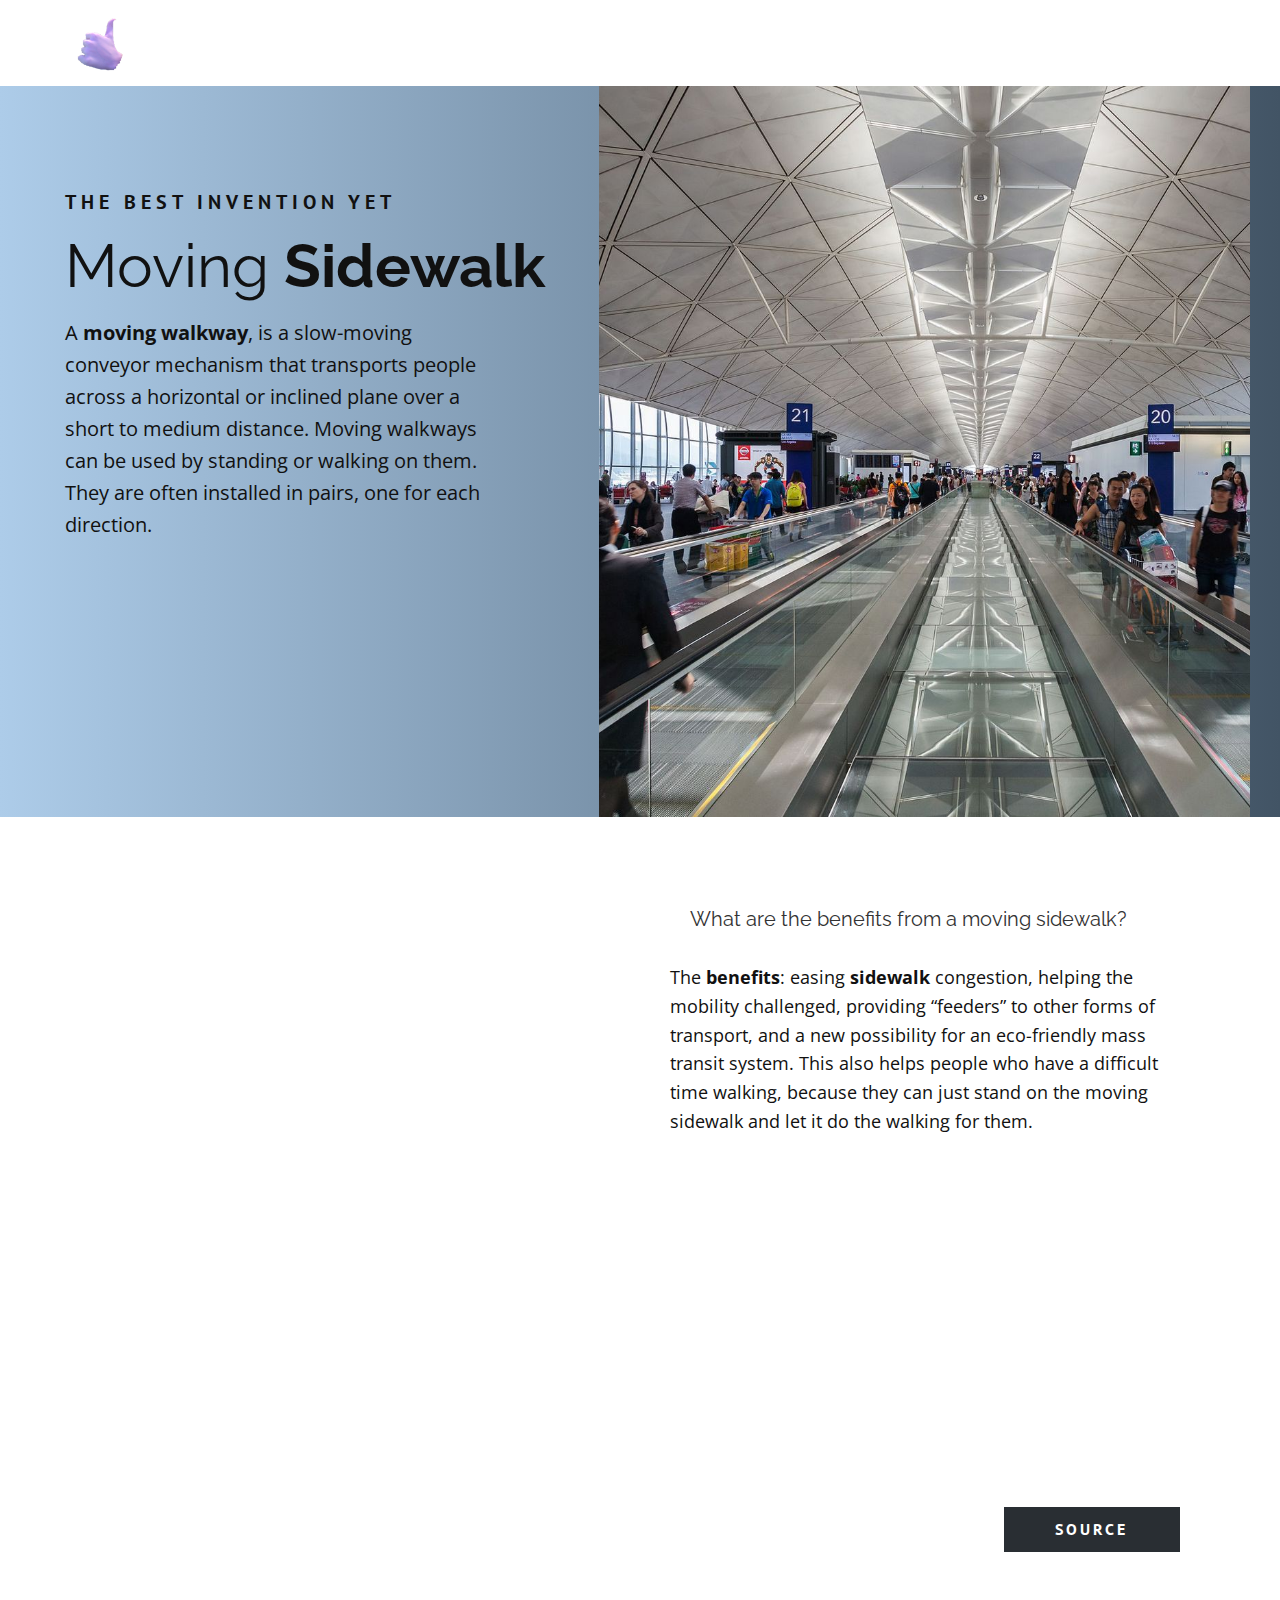
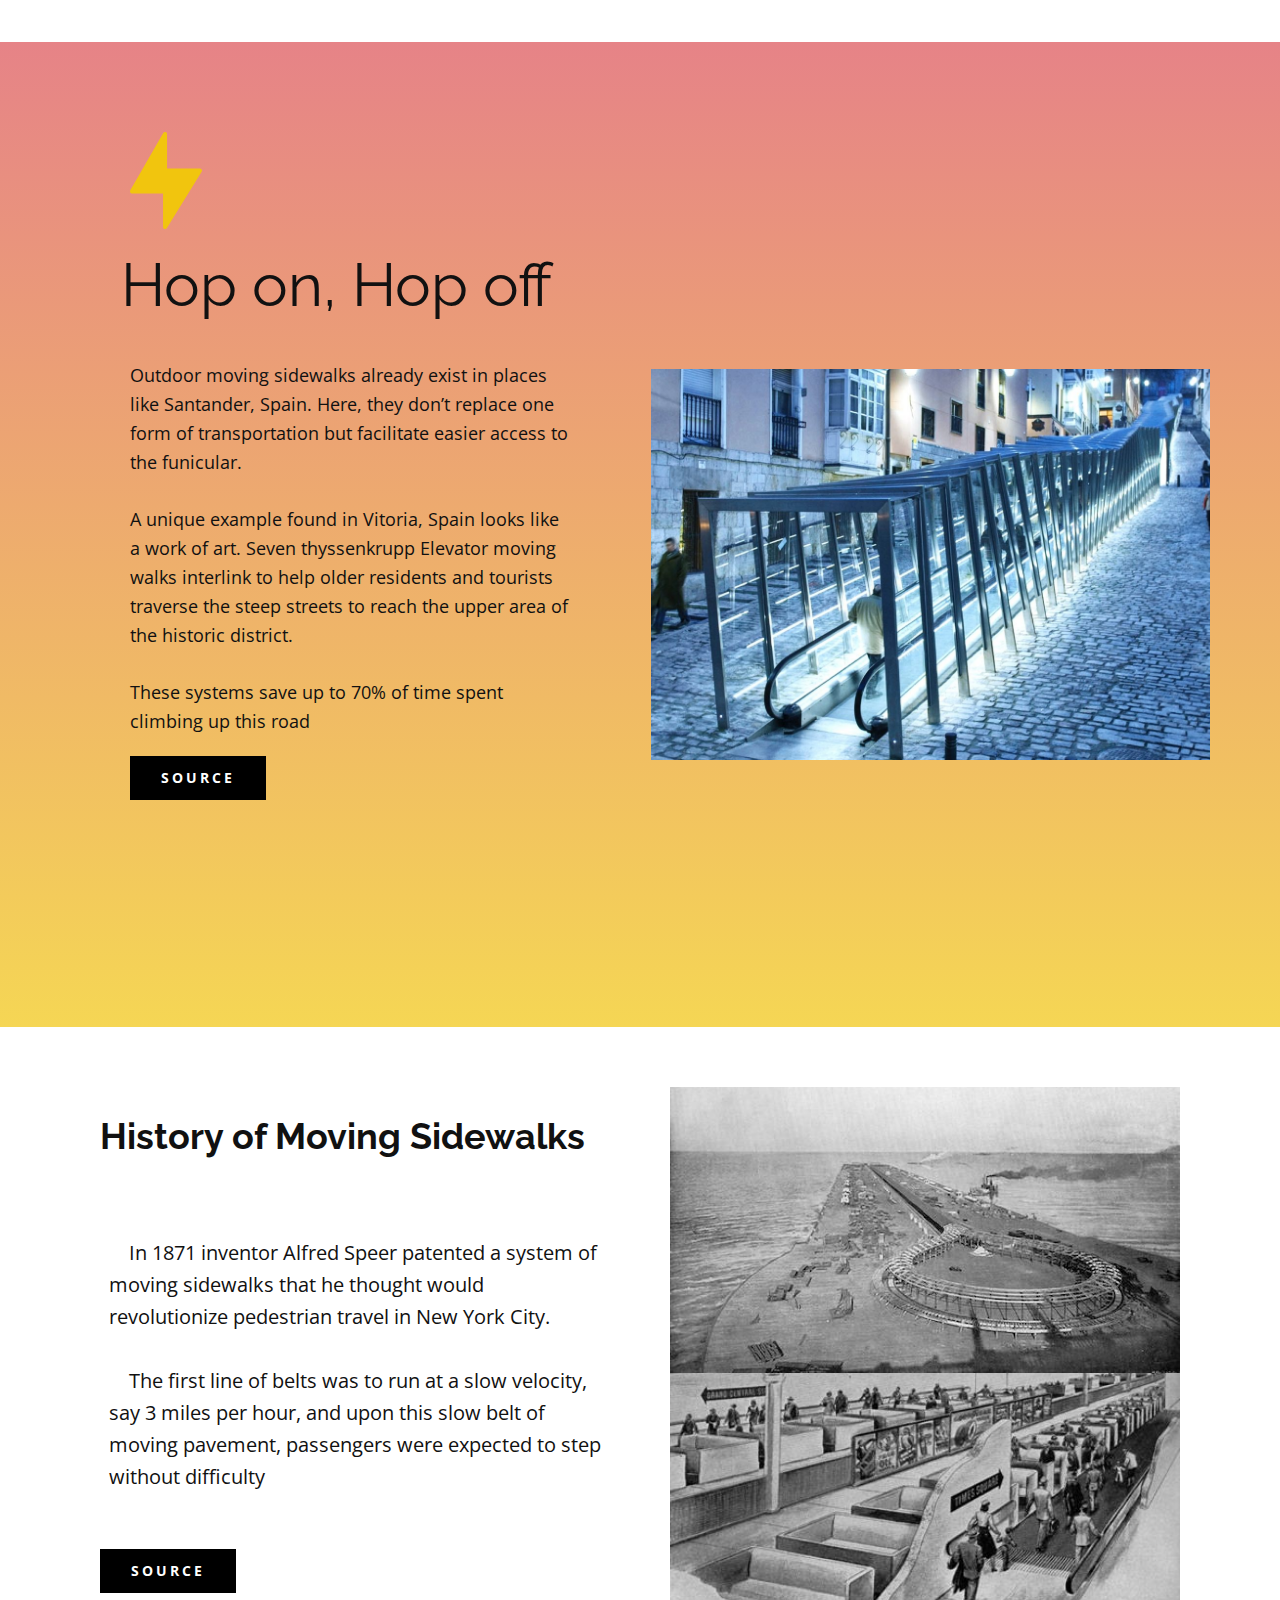
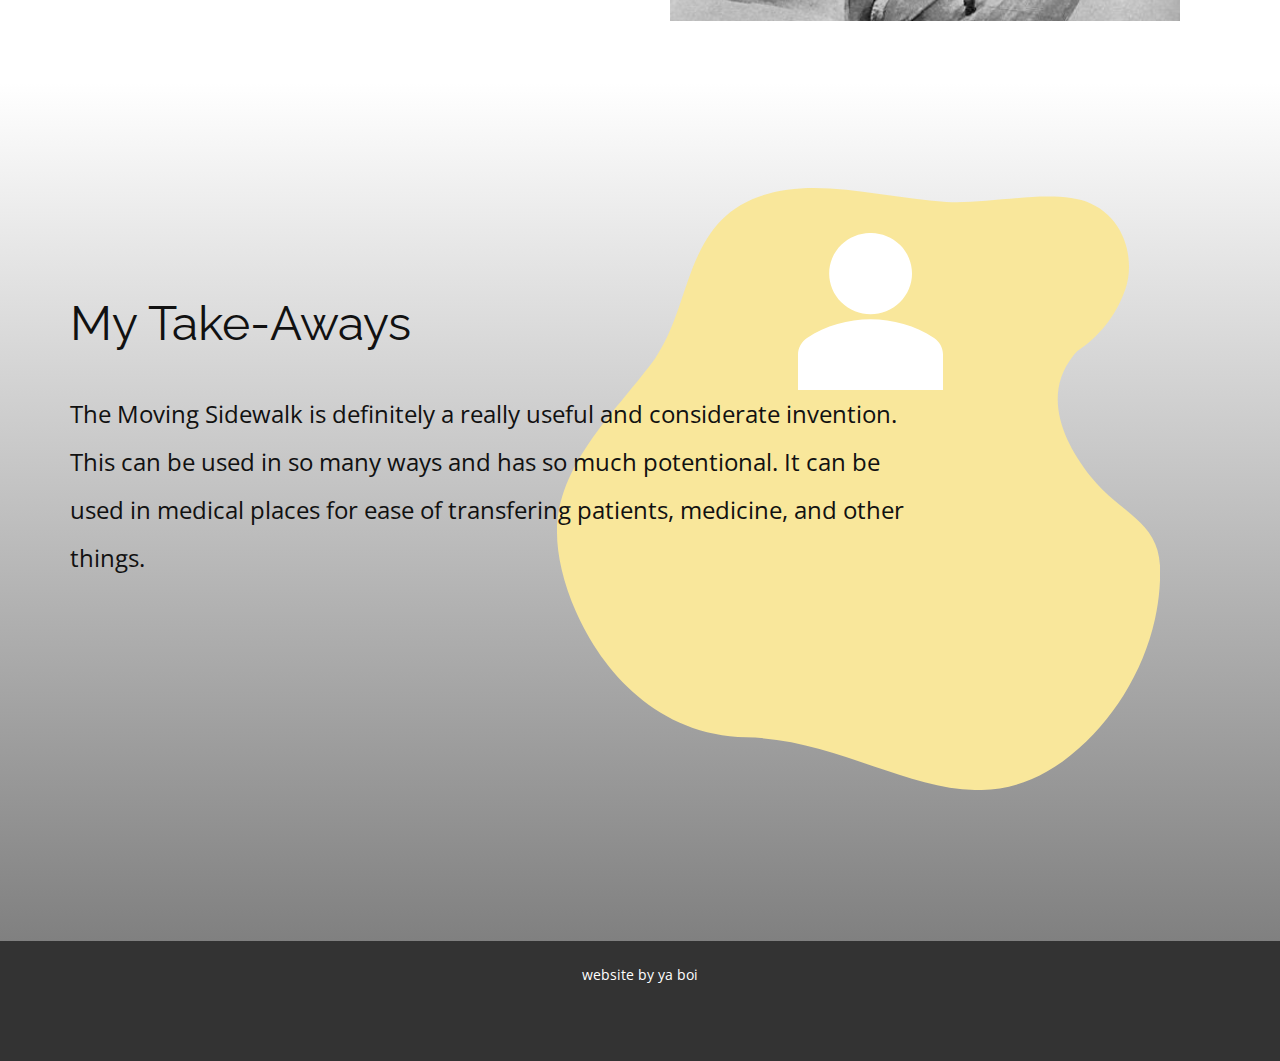
<file: index.html>
<!DOCTYPE html>
<html style="font-size: 16px;">
  <head>
    <meta name="viewport" content="width=device-width, initial-scale=1.0">
    <meta charset="utf-8">
    <meta name="keywords" content="Learn Everyday, Join online courses today, Train Your Brain Today!, Learn to enjoyevery minute of your life., Online Learning, Innovations in Online Learning, Education and Learning, 01, 02, 03, 04, Contact Us">
    <meta name="description" content="">
    <meta name="page_type" content="np-template-header-footer-from-plugin">
    <title>Home</title>
    <link rel="stylesheet" href="nicepage.css" media="screen">
<link rel="stylesheet" href="Home.css" media="screen">
    <script class="u-script" type="text/javascript" src="jquery.js" defer=""></script>
    <script class="u-script" type="text/javascript" src="nicepage.js" defer=""></script>
    <meta name="generator" content="Nicepage 3.7.2, nicepage.com">
    <link id="u-theme-google-font" rel="stylesheet" href="https://fonts.googleapis.com/css?family=Raleway:100,100i,200,200i,300,300i,400,400i,500,500i,600,600i,700,700i,800,800i,900,900i|Open+Sans:300,300i,400,400i,600,600i,700,700i,800,800i">
    <link id="u-page-google-font" rel="stylesheet" href="https://fonts.googleapis.com/css?family=PT+Sans:400,400i,700,700i|Raleway:100,100i,200,200i,300,300i,400,400i,500,500i,600,600i,700,700i,800,800i,900,900i">






    <script type="application/ld+json">{
		"@context": "http://schema.org",
		"@type": "Organization",
		"name": "",
		"url": "index.html",
		"logo": "images/thumnsupo.png"
}</script>
    <meta property="og:title" content="Home">
    <meta property="og:type" content="website">
    <meta name="theme-color" content="#478ac9">
    <link rel="canonical" href="index.html">
    <meta property="og:url" content="index.html">
  </head>
  <body data-home-page="Home.html" data-home-page-title="Home" class="u-body"><header class="u-clearfix u-header u-header" id="sec-85c8"><div class="u-clearfix u-sheet u-sheet-1">
        <a href="https://nicepage.com" class="u-image u-logo u-image-1">
          <img src="images/thumnsupo.png" class="u-logo-image u-logo-image-1" data-image-width="64">
        </a>
      </div></header>
    <section class="u-clearfix u-gradient u-valign-middle-md u-valign-middle-sm u-valign-middle-xs u-section-1" id="sec-832e">
      <div class="u-clearfix u-sheet u-sheet-1">
        <div class="u-clearfix u-layout-wrap u-layout-wrap-1">
          <div class="u-gutter-0 u-layout">
            <div class="u-layout-row">
              <div class="u-align-left u-container-style u-layout-cell u-shape-rectangle u-size-28 u-layout-cell-1">
                <div class="u-container-layout u-container-layout-1">
                  <h5 class="u-custom-font u-font-pt-sans u-text u-text-1">THE best invention yet</h5>
                  <h1 class="u-text u-text-2">Moving <b>Sidewalk</b>
                  </h1>
                  <p class="u-text u-text-3">
                    <span style="font-style: normal;">A <b>moving walkway</b>, is a slow-moving conveyor mechanism that transports people across a
horizontal or inclined plane over a short to medium distance. Moving walkways can be used by standing or walking on them. They are often installed in pairs, one for each direction.&nbsp;
                    </span>
                  </p>
                </div>
              </div>
              <div class="u-align-right u-container-style u-image u-layout-cell u-size-32 u-image-1">
                <div class="u-container-layout u-valign-bottom u-container-layout-2"></div>
              </div>
            </div>
          </div>
        </div>
      </div>
    </section>
    <section class="u-clearfix u-section-2" id="carousel_607d">
      <div class="u-clearfix u-sheet u-valign-middle-lg u-valign-middle-md u-valign-middle-xl u-sheet-1">
        <div class="u-clearfix u-expanded-width u-layout-wrap u-layout-wrap-1">
          <div class="u-layout">
            <div class="u-layout-row">
              <div class="u-container-style u-layout-cell u-left-cell u-size-30 u-layout-cell-1">
                <div class="u-container-layout u-container-layout-1">
                  <div class="u-expanded-width u-video u-video-contain u-video-1">
                    <div class="embed-responsive embed-responsive-1">
                      <iframe style="position: absolute;top: 0;left: 0;width: 100%;height: 100%;" class="embed-responsive-item" src="https://www.youtube.com/embed/l2tmmIQm5x8?mute=0&amp;showinfo=0&amp;controls=0&amp;start=0" frameborder="0" allowfullscreen=""></iframe>
                    </div>
                  </div>
                </div>
              </div>
              <div class="u-container-style u-layout-cell u-right-cell u-size-30 u-layout-cell-2">
                <div class="u-container-layout u-valign-bottom u-container-layout-2">
                  <h4 class="u-text u-text-grey-80 u-text-1">What are the benefits from a moving sidewalk?</h4>
                  <p class="u-text u-text-2">The <b>benefits</b>: easing <b>sidewalk</b> congestion, helping the mobility challenged, providing “feeders” to
other forms of transport, and a new possibility for an eco-friendly mass
 transit system. This also helps people who have a difficult time walking, because they can just stand on the moving sidewalk and let it do the walking for them.
                  </p>
                  <a href="https://www.urban-hub.com/smart_mobility/moving-walkways-alternative-urban-transportation/" class="u-active-palette-1-dark-2 u-btn u-btn-rectangle u-button-style u-custom-font u-font-pt-sans u-hover-palette-1-dark-2 u-palette-1-dark-3 u-radius-0 u-btn-1" target="_blank">Source</a>
                </div>
              </div>
            </div>
          </div>
        </div>
      </div>
    </section>
    <section class="u-clearfix u-gradient u-section-3" id="carousel_79bd">
      <div class="u-clearfix u-sheet u-valign-middle-xs u-sheet-1">
        <div class="u-clearfix u-expanded-width u-gutter-22 u-layout-wrap u-layout-wrap-1">
          <div class="u-gutter-0 u-layout">
            <div class="u-layout-row">
              <div class="u-align-left u-container-style u-layout-cell u-shape-rectangle u-size-30 u-layout-cell-1">
                <div class="u-container-layout u-container-layout-1">
                  <div class="u-shape u-shape-svg u-text-palette-3-base u-shape-1">
                    <svg class="u-svg-link" preserveAspectRatio="none" viewBox="0 0 130 160" style=""><use xmlns:xlink="http://www.w3.org/1999/xlink" xlink:href="#svg-16cf"></use></svg>
                    <svg class="u-svg-content" id="svg-16cf"><path d="M129.4,62c-0.7-1.2-2-1.9-3.2-1.9H66.9V3.5c0-1.6-1-3-2.7-3.3C62.7-0.3,61,0.4,60,1.8L0.5,96.2c-0.7,1.2-0.7,2.3,0,3.5
	s2,1.6,3.2,1.6h56v55.2c0,1.6,1,2.8,2.7,3.3c0.2,0,0.7,0.2,1,0.2c1.2,0,2.5-0.5,3.2-1.6l63-93.2C130.2,64.3,130.2,62.9,129.4,62z"></path></svg>
                  </div>
                  <h1 class="u-text u-text-1">Hop on, Hop off</h1>
                  <p class="u-text u-text-2">Outdoor moving sidewalks already exist in places like Santander,
Spain. Here, they don’t replace one form of transportation but
facilitate easier access to the funicular.&nbsp;<br>
                    <br>A unique example found in Vitoria, Spain looks like a work of art.
Seven thyssenkrupp Elevator moving walks interlink to help older
residents and tourists traverse the steep streets to reach the upper
area of the historic district.&nbsp;<br>
                    <br>These systems save up to 70% of time spent climbing up this road
                  </p>
                  <a href="https://www.urban-hub.com/smart_mobility/moving-walkways-alternative-urban-transportation/" class="u-black u-border-1 u-border-black u-btn u-button-style u-text-body-alt-color u-text-hover-white u-btn-1" target="_blank">Source</a>
                </div>
              </div>
              <div class="u-align-left u-container-style u-layout-cell u-size-30 u-layout-cell-2">
                <div class="u-container-layout u-container-layout-2" src="">
                  <img src="images/Vitoria_Moving_Walks.jpg" alt="" class="u-expanded-width u-image u-image-default u-image-1" data-image-width="1200" data-image-height="800">
                </div>
              </div>
            </div>
          </div>
        </div>
      </div>
    </section>
    <section class="u-clearfix u-section-4" id="carousel_f056">
      <div class="u-clearfix u-sheet u-sheet-1">
        <div class="u-clearfix u-expanded-width u-layout-wrap u-layout-wrap-1">
          <div class="u-layout">
            <div class="u-layout-row">
              <div class="u-align-left u-container-style u-layout-cell u-size-30 u-layout-cell-1">
                <div class="u-container-layout u-valign-bottom u-container-layout-1">
                  <h2 class="u-text u-text-1">
                    <span style="font-weight: 700;">History of Moving Sidewalks</span>
                    <br>
                    <br>
                  </h2>
                  <p class="u-text u-text-2">&nbsp; &nbsp; In 1871 inventor Alfred Speer patented a system of moving sidewalks
 that he thought would revolutionize pedestrian travel in New York City.&nbsp;<br>
                    <br>&nbsp; &nbsp; The first line of belts was to run at a slow velocity, say 3 miles
per hour, and upon this slow belt of moving&nbsp;pavement, passengers were expected to step without difficulty
                  </p>
                  <a href="https://www.urban-hub.com/smart_mobility/moving-walkways-alternative-urban-transportation/" class="u-black u-border-1 u-border-black u-btn u-button-style u-text-body-alt-color u-text-hover-white u-btn-1" target="_blank">Source</a>
                </div>
              </div>
              <div class="u-align-justify u-container-style u-layout-cell u-size-30 u-layout-cell-2">
                <div class="u-container-layout u-container-layout-2">
                  <img src="images/1893-worlds-fair-sidewalk-sm.jpg" alt="" class="u-expanded-width u-image u-image-default u-image-1" data-image-width="550" data-image-height="308">
                  <img src="images/1956-goodyear-1999-ny-subway-sm.jpg" alt="" class="u-expanded-width u-image u-image-default u-image-2" data-image-width="470" data-image-height="251">
                </div>
              </div>
            </div>
          </div>
        </div>
      </div>
    </section>
    <section class="u-align-left-md u-align-left-sm u-align-left-xs u-clearfix u-gradient u-section-5" id="carousel_73cd">
      <div class="u-clearfix u-sheet u-sheet-1">
        <div class="u-expanded-width-sm u-shape u-shape-rectangle u-text-palette-3-light-2 u-shape-1">
          <svg class="u-svg-link" preserveAspectRatio="none" viewBox="0 0 160 160" style=""><use xmlns:xlink="http://www.w3.org/1999/xlink" xlink:href="#svg-3ded"></use></svg>
          <svg xmlns="http://www.w3.org/2000/svg" xmlns:xlink="http://www.w3.org/1999/xlink" version="1.1" xml:space="preserve" class="u-svg-content" viewBox="0 0 160 160" x="0px" y="0px" id="svg-3ded" style="enable-background:new 0 0 160 160;"><path d="M151.7,132.5c-3.4,6-7.9,11.7-13.3,16.5c-29.2,26.1-54.1-2.3-88.2-3S0,109.5,0,91.6s14.8-31.3,25.3-45.3S33.4,11,51.8,3
	c15.3-6.6,33.6-0.4,51.6,0.7c11.2,0.7,28.8-3.8,38.2,0.4s11.8,15.4,9.2,22.8c-1.9,5.4-5.5,11.6-12.8,16.5
	c-9.3,10.1-4.7,22.9,3.7,33.4c7.8,9.7,17.7,11.7,18.3,23.5C160.4,110.8,157.6,122.2,151.7,132.5L151.7,132.5z"></path></svg>
        </div>
        <h2 class="u-text u-text-1">My Take-Aways</h2>
        <p class="u-text u-text-2">The Moving Sidewalk is definitely a really useful and considerate invention. This can be used in so many ways and has so much potentional. It can be used in medical places for ease of transfering patients, medicine, and other things.</p>
        <div class="u-shape u-shape-svg u-text-white u-shape-2">
          <svg class="u-svg-link" preserveAspectRatio="none" viewBox="0 0 148 160" style=""><use xmlns:xlink="http://www.w3.org/1999/xlink" xlink:href="#svg-a99e"></use></svg>
          <svg class="u-svg-content" id="svg-a99e"><path d="M104,12.1c16.5,16.2,16.5,42.4,0,58.6s-43.3,16.2-59.8,0s-16.5-42.4,0-58.6S87.5-4,104,12.1 M138.9,106.9
	c-38.6-25.5-91.2-25.5-129.7,0C3.5,110.7,0,117.1,0,124.1V160h148v-35.9C148.1,117.1,144.6,110.7,138.9,106.9L138.9,106.9z"></path></svg>
        </div>
      </div>
    </section>


    <footer class="u-align-center u-clearfix u-footer u-grey-80 u-footer" id="sec-266b"><div class="u-clearfix u-sheet u-sheet-1">
        <p class="u-small-text u-text u-text-variant u-text-1">website by ya boi</p>
      </div></footer>
  </body>
</html>
</file>
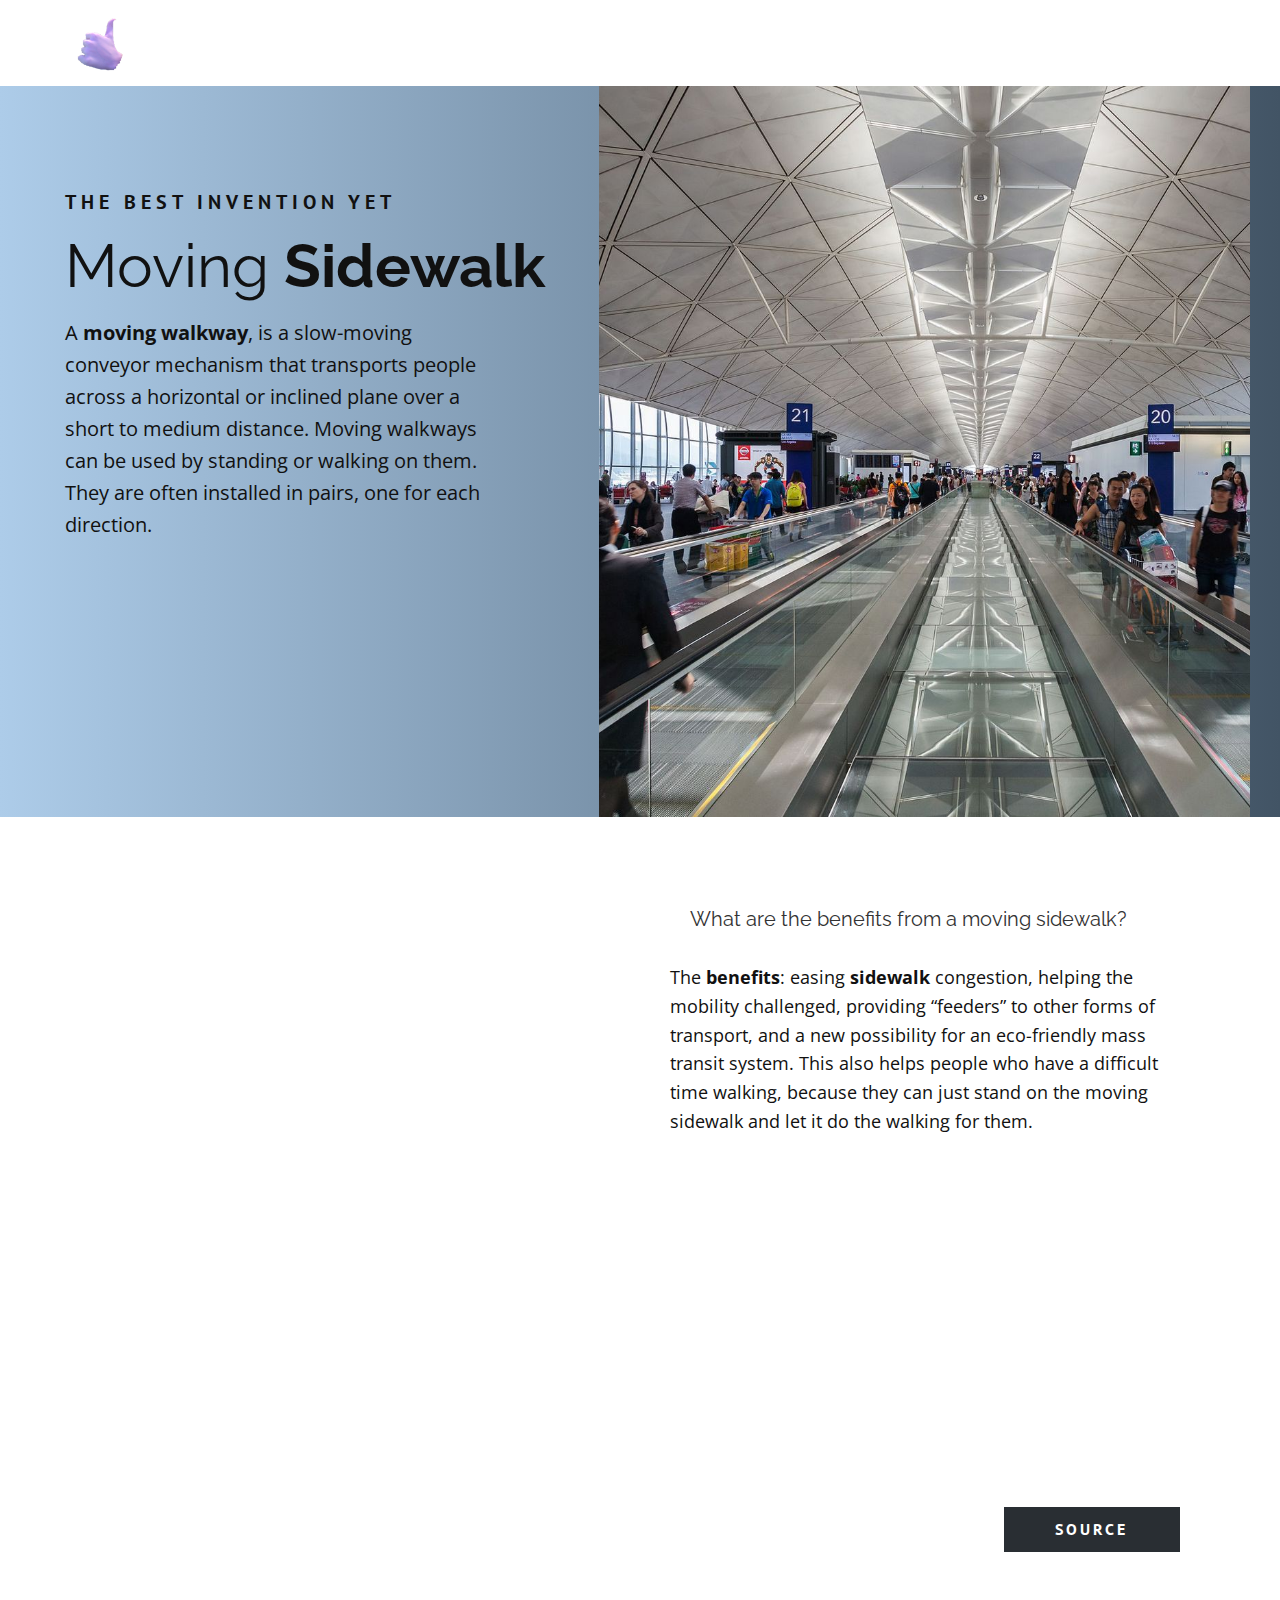
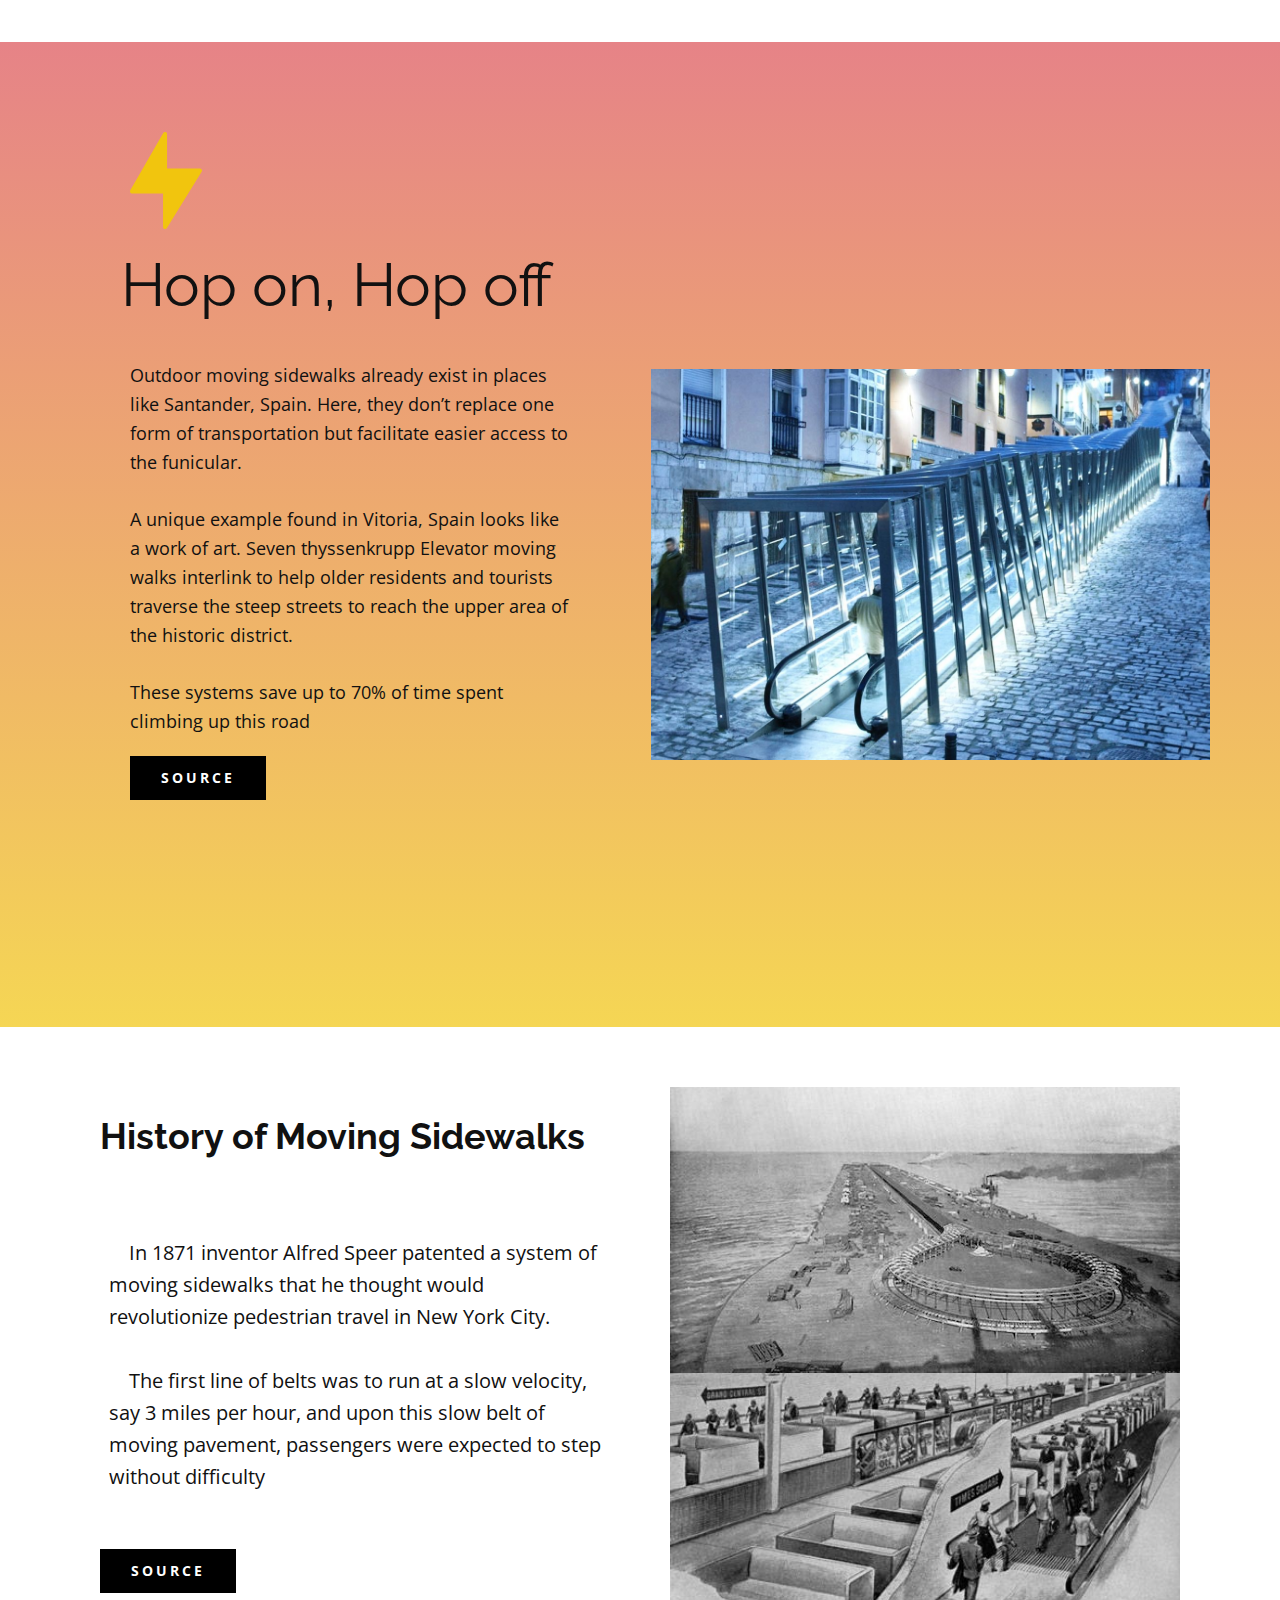
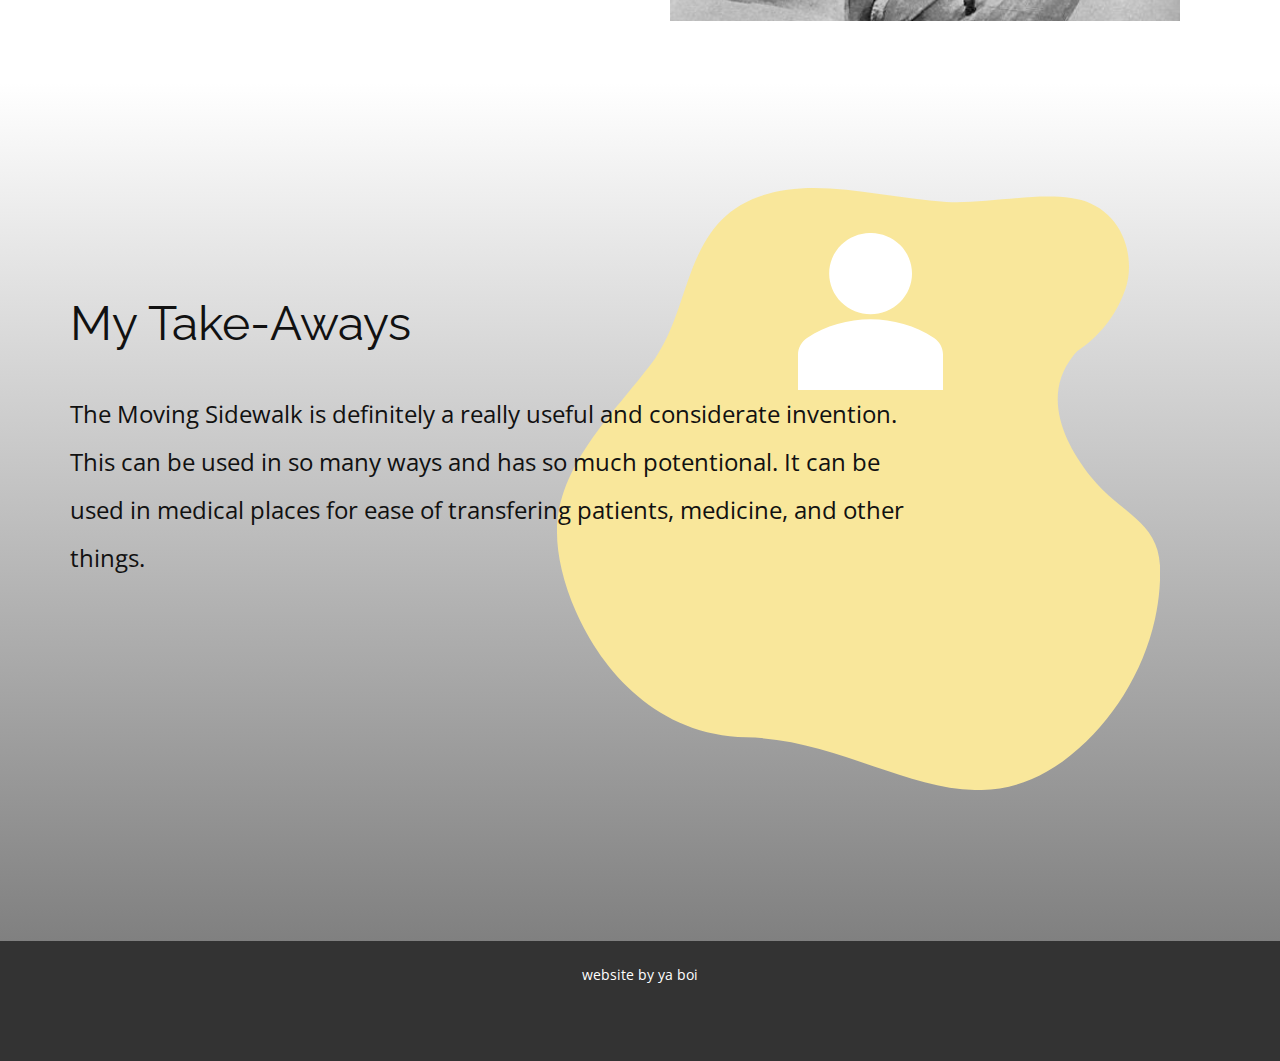
<file: Home.html>
<!DOCTYPE html>
<html style="font-size: 16px;">
  <head>
    <meta name="viewport" content="width=device-width, initial-scale=1.0">
    <meta charset="utf-8">
    <meta name="keywords" content="Learn Everyday, Join online courses today, Train Your Brain Today!, Learn to enjoyevery minute of your life., Online Learning, Innovations in Online Learning, Education and Learning, 01, 02, 03, 04, Contact Us">
    <meta name="description" content="">
    <meta name="page_type" content="np-template-header-footer-from-plugin">
    <title>Home</title>
    <link rel="stylesheet" href="nicepage.css" media="screen">
<link rel="stylesheet" href="Home.css" media="screen">
    <script class="u-script" type="text/javascript" src="jquery.js" defer=""></script>
    <script class="u-script" type="text/javascript" src="nicepage.js" defer=""></script>
    <meta name="generator" content="Nicepage 3.7.2, nicepage.com">
    <link id="u-theme-google-font" rel="stylesheet" href="https://fonts.googleapis.com/css?family=Raleway:100,100i,200,200i,300,300i,400,400i,500,500i,600,600i,700,700i,800,800i,900,900i|Open+Sans:300,300i,400,400i,600,600i,700,700i,800,800i">
    <link id="u-page-google-font" rel="stylesheet" href="https://fonts.googleapis.com/css?family=PT+Sans:400,400i,700,700i|Raleway:100,100i,200,200i,300,300i,400,400i,500,500i,600,600i,700,700i,800,800i,900,900i">






    <script type="application/ld+json">{
		"@context": "http://schema.org",
		"@type": "Organization",
		"name": "",
		"url": "index.html",
		"logo": "images/thumnsupo.png"
}</script>
    <meta property="og:title" content="Home">
    <meta property="og:type" content="website">
    <meta name="theme-color" content="#478ac9">
    <link rel="canonical" href="index.html">
    <meta property="og:url" content="index.html">
  </head>
  <body class="u-body"><header class="u-clearfix u-header u-header" id="sec-85c8"><div class="u-clearfix u-sheet u-sheet-1">
        <a href="https://nicepage.com" class="u-image u-logo u-image-1">
          <img src="images/thumnsupo.png" class="u-logo-image u-logo-image-1" data-image-width="64">
        </a>
      </div></header>
    <section class="u-clearfix u-gradient u-valign-middle-md u-valign-middle-sm u-valign-middle-xs u-section-1" id="sec-832e">
      <div class="u-clearfix u-sheet u-sheet-1">
        <div class="u-clearfix u-layout-wrap u-layout-wrap-1">
          <div class="u-gutter-0 u-layout">
            <div class="u-layout-row">
              <div class="u-align-left u-container-style u-layout-cell u-shape-rectangle u-size-28 u-layout-cell-1">
                <div class="u-container-layout u-container-layout-1">
                  <h5 class="u-custom-font u-font-pt-sans u-text u-text-1">THE best invention yet</h5>
                  <h1 class="u-text u-text-2">Moving <b>Sidewalk</b>
                  </h1>
                  <p class="u-text u-text-3">
                    <span style="font-style: normal;">A <b>moving walkway</b>, is a slow-moving conveyor mechanism that transports people across a
horizontal or inclined plane over a short to medium distance. Moving walkways can be used by standing or walking on them. They are often installed in pairs, one for each direction.&nbsp;
                    </span>
                  </p>
                </div>
              </div>
              <div class="u-align-right u-container-style u-image u-layout-cell u-size-32 u-image-1">
                <div class="u-container-layout u-valign-bottom u-container-layout-2"></div>
              </div>
            </div>
          </div>
        </div>
      </div>
    </section>
    <section class="u-clearfix u-section-2" id="carousel_607d">
      <div class="u-clearfix u-sheet u-valign-middle-lg u-valign-middle-md u-valign-middle-xl u-sheet-1">
        <div class="u-clearfix u-expanded-width u-layout-wrap u-layout-wrap-1">
          <div class="u-layout">
            <div class="u-layout-row">
              <div class="u-container-style u-layout-cell u-left-cell u-size-30 u-layout-cell-1">
                <div class="u-container-layout u-container-layout-1">
                  <div class="u-expanded-width u-video u-video-contain u-video-1">
                    <div class="embed-responsive embed-responsive-1">
                      <iframe style="position: absolute;top: 0;left: 0;width: 100%;height: 100%;" class="embed-responsive-item" src="https://www.youtube.com/embed/l2tmmIQm5x8?mute=0&amp;showinfo=0&amp;controls=0&amp;start=0" frameborder="0" allowfullscreen=""></iframe>
                    </div>
                  </div>
                </div>
              </div>
              <div class="u-container-style u-layout-cell u-right-cell u-size-30 u-layout-cell-2">
                <div class="u-container-layout u-valign-bottom u-container-layout-2">
                  <h4 class="u-text u-text-grey-80 u-text-1">What are the benefits from a moving sidewalk?</h4>
                  <p class="u-text u-text-2">The <b>benefits</b>: easing <b>sidewalk</b> congestion, helping the mobility challenged, providing “feeders” to
other forms of transport, and a new possibility for an eco-friendly mass
 transit system. This also helps people who have a difficult time walking, because they can just stand on the moving sidewalk and let it do the walking for them.
                  </p>
                  <a href="https://www.urban-hub.com/smart_mobility/moving-walkways-alternative-urban-transportation/" class="u-active-palette-1-dark-2 u-btn u-btn-rectangle u-button-style u-custom-font u-font-pt-sans u-hover-palette-1-dark-2 u-palette-1-dark-3 u-radius-0 u-btn-1" target="_blank">Source</a>
                </div>
              </div>
            </div>
          </div>
        </div>
      </div>
    </section>
    <section class="u-clearfix u-gradient u-section-3" id="carousel_79bd">
      <div class="u-clearfix u-sheet u-valign-middle-xs u-sheet-1">
        <div class="u-clearfix u-expanded-width u-gutter-22 u-layout-wrap u-layout-wrap-1">
          <div class="u-gutter-0 u-layout">
            <div class="u-layout-row">
              <div class="u-align-left u-container-style u-layout-cell u-shape-rectangle u-size-30 u-layout-cell-1">
                <div class="u-container-layout u-container-layout-1">
                  <div class="u-shape u-shape-svg u-text-palette-3-base u-shape-1">
                    <svg class="u-svg-link" preserveAspectRatio="none" viewBox="0 0 130 160" style=""><use xmlns:xlink="http://www.w3.org/1999/xlink" xlink:href="#svg-16cf"></use></svg>
                    <svg class="u-svg-content" id="svg-16cf"><path d="M129.4,62c-0.7-1.2-2-1.9-3.2-1.9H66.9V3.5c0-1.6-1-3-2.7-3.3C62.7-0.3,61,0.4,60,1.8L0.5,96.2c-0.7,1.2-0.7,2.3,0,3.5
	s2,1.6,3.2,1.6h56v55.2c0,1.6,1,2.8,2.7,3.3c0.2,0,0.7,0.2,1,0.2c1.2,0,2.5-0.5,3.2-1.6l63-93.2C130.2,64.3,130.2,62.9,129.4,62z"></path></svg>
                  </div>
                  <h1 class="u-text u-text-1">Hop on, Hop off</h1>
                  <p class="u-text u-text-2">Outdoor moving sidewalks already exist in places like Santander,
Spain. Here, they don’t replace one form of transportation but
facilitate easier access to the funicular.&nbsp;<br>
                    <br>A unique example found in Vitoria, Spain looks like a work of art.
Seven thyssenkrupp Elevator moving walks interlink to help older
residents and tourists traverse the steep streets to reach the upper
area of the historic district.&nbsp;<br>
                    <br>These systems save up to 70% of time spent climbing up this road
                  </p>
                  <a href="https://www.urban-hub.com/smart_mobility/moving-walkways-alternative-urban-transportation/" class="u-black u-border-1 u-border-black u-btn u-button-style u-text-body-alt-color u-text-hover-white u-btn-1" target="_blank">Source</a>
                </div>
              </div>
              <div class="u-align-left u-container-style u-layout-cell u-size-30 u-layout-cell-2">
                <div class="u-container-layout u-container-layout-2" src="">
                  <img src="images/Vitoria_Moving_Walks.jpg" alt="" class="u-expanded-width u-image u-image-default u-image-1" data-image-width="1200" data-image-height="800">
                </div>
              </div>
            </div>
          </div>
        </div>
      </div>
    </section>
    <section class="u-clearfix u-section-4" id="carousel_f056">
      <div class="u-clearfix u-sheet u-sheet-1">
        <div class="u-clearfix u-expanded-width u-layout-wrap u-layout-wrap-1">
          <div class="u-layout">
            <div class="u-layout-row">
              <div class="u-align-left u-container-style u-layout-cell u-size-30 u-layout-cell-1">
                <div class="u-container-layout u-valign-bottom u-container-layout-1">
                  <h2 class="u-text u-text-1">
                    <span style="font-weight: 700;">History of Moving Sidewalks</span>
                    <br>
                    <br>
                  </h2>
                  <p class="u-text u-text-2">&nbsp; &nbsp; In 1871 inventor Alfred Speer patented a system of moving sidewalks
 that he thought would revolutionize pedestrian travel in New York City.&nbsp;<br>
                    <br>&nbsp; &nbsp; The first line of belts was to run at a slow velocity, say 3 miles
per hour, and upon this slow belt of moving&nbsp;pavement, passengers were expected to step without difficulty
                  </p>
                  <a href="https://www.urban-hub.com/smart_mobility/moving-walkways-alternative-urban-transportation/" class="u-black u-border-1 u-border-black u-btn u-button-style u-text-body-alt-color u-text-hover-white u-btn-1" target="_blank">Source</a>
                </div>
              </div>
              <div class="u-align-justify u-container-style u-layout-cell u-size-30 u-layout-cell-2">
                <div class="u-container-layout u-container-layout-2">
                  <img src="images/1893-worlds-fair-sidewalk-sm.jpg" alt="" class="u-expanded-width u-image u-image-default u-image-1" data-image-width="550" data-image-height="308">
                  <img src="images/1956-goodyear-1999-ny-subway-sm.jpg" alt="" class="u-expanded-width u-image u-image-default u-image-2" data-image-width="470" data-image-height="251">
                </div>
              </div>
            </div>
          </div>
        </div>
      </div>
    </section>
    <section class="u-align-left-md u-align-left-sm u-align-left-xs u-clearfix u-gradient u-section-5" id="carousel_73cd">
      <div class="u-clearfix u-sheet u-sheet-1">
        <div class="u-expanded-width-sm u-shape u-shape-rectangle u-text-palette-3-light-2 u-shape-1">
          <svg class="u-svg-link" preserveAspectRatio="none" viewBox="0 0 160 160" style=""><use xmlns:xlink="http://www.w3.org/1999/xlink" xlink:href="#svg-3ded"></use></svg>
          <svg xmlns="http://www.w3.org/2000/svg" xmlns:xlink="http://www.w3.org/1999/xlink" version="1.1" xml:space="preserve" class="u-svg-content" viewBox="0 0 160 160" x="0px" y="0px" id="svg-3ded" style="enable-background:new 0 0 160 160;"><path d="M151.7,132.5c-3.4,6-7.9,11.7-13.3,16.5c-29.2,26.1-54.1-2.3-88.2-3S0,109.5,0,91.6s14.8-31.3,25.3-45.3S33.4,11,51.8,3
	c15.3-6.6,33.6-0.4,51.6,0.7c11.2,0.7,28.8-3.8,38.2,0.4s11.8,15.4,9.2,22.8c-1.9,5.4-5.5,11.6-12.8,16.5
	c-9.3,10.1-4.7,22.9,3.7,33.4c7.8,9.7,17.7,11.7,18.3,23.5C160.4,110.8,157.6,122.2,151.7,132.5L151.7,132.5z"></path></svg>
        </div>
        <h2 class="u-text u-text-1">My Take-Aways</h2>
        <p class="u-text u-text-2">The Moving Sidewalk is definitely a really useful and considerate invention. This can be used in so many ways and has so much potentional. It can be used in medical places for ease of transfering patients, medicine, and other things.</p>
        <div class="u-shape u-shape-svg u-text-white u-shape-2">
          <svg class="u-svg-link" preserveAspectRatio="none" viewBox="0 0 148 160" style=""><use xmlns:xlink="http://www.w3.org/1999/xlink" xlink:href="#svg-a99e"></use></svg>
          <svg class="u-svg-content" id="svg-a99e"><path d="M104,12.1c16.5,16.2,16.5,42.4,0,58.6s-43.3,16.2-59.8,0s-16.5-42.4,0-58.6S87.5-4,104,12.1 M138.9,106.9
	c-38.6-25.5-91.2-25.5-129.7,0C3.5,110.7,0,117.1,0,124.1V160h148v-35.9C148.1,117.1,144.6,110.7,138.9,106.9L138.9,106.9z"></path></svg>
        </div>
      </div>
    </section>


    <footer class="u-align-center u-clearfix u-footer u-grey-80 u-footer" id="sec-266b"><div class="u-clearfix u-sheet u-sheet-1">
        <p class="u-small-text u-text u-text-variant u-text-1">website by ya boi</p>
      </div></footer>
  </body>
</html>
</file>
